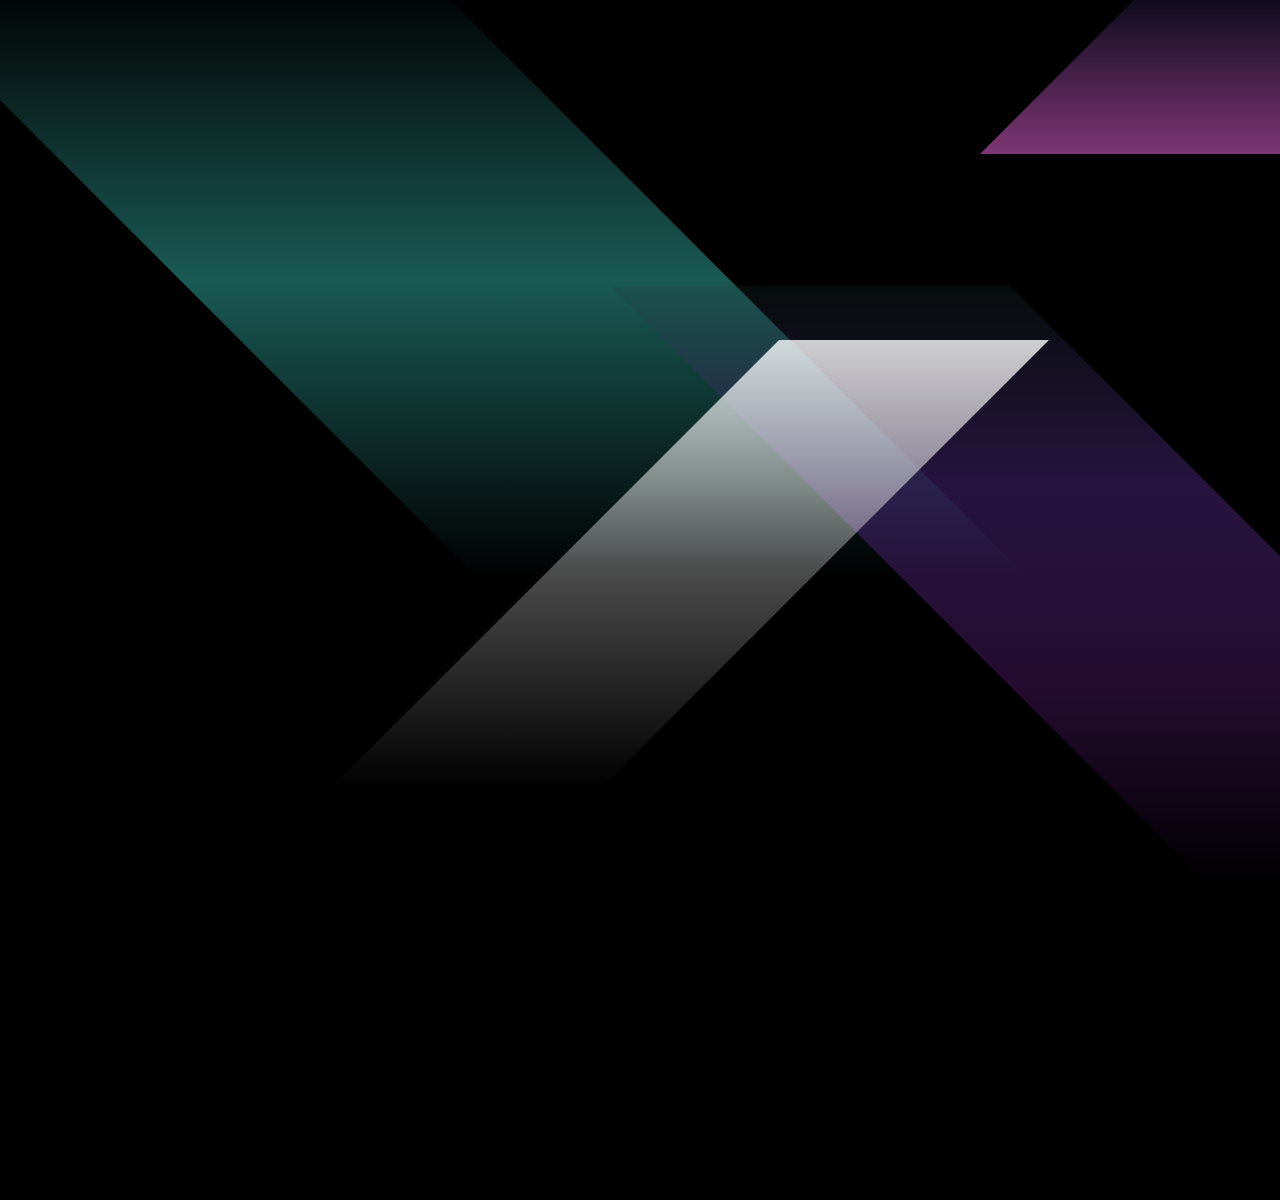
<file: index.html>
<!DOCTYPE html>
<html lang="uk">
<head>
	<meta charset="UTF-8">
	<title>Document</title>
	<link rel="stylesheet" type="text/css" href="2.css">
	<style type="text/css">
		h1 {color: black;
		} 
		h2 {color: blue;
		} 
   		.text {
   		text-align: left;
   		}
   		.fig {
    		text-align: left;
  		}
	</style>
</head>
<body>
	<div class="mainblock">
	    <div class="mylayer1"></div>
	    <div class="mylayer2"></div>  
	    <div class="mylayer3"></div>
	    <div class="mylayer4"></div>
	    <h1 class="text">Аліна Шевченко</h1>
	<h2><a href="Завдання1.html">Завдання 1</a></h2>
	<h2><a href="Завдання2.html">Завдання 2</a></h2>
	<h2><a href="Завдання 4.html">Завдання 4</a></h2>
	<h2><a href="Практика01.html">Практика 1</a></h2>
	</div>
</body>
</html>
</file>
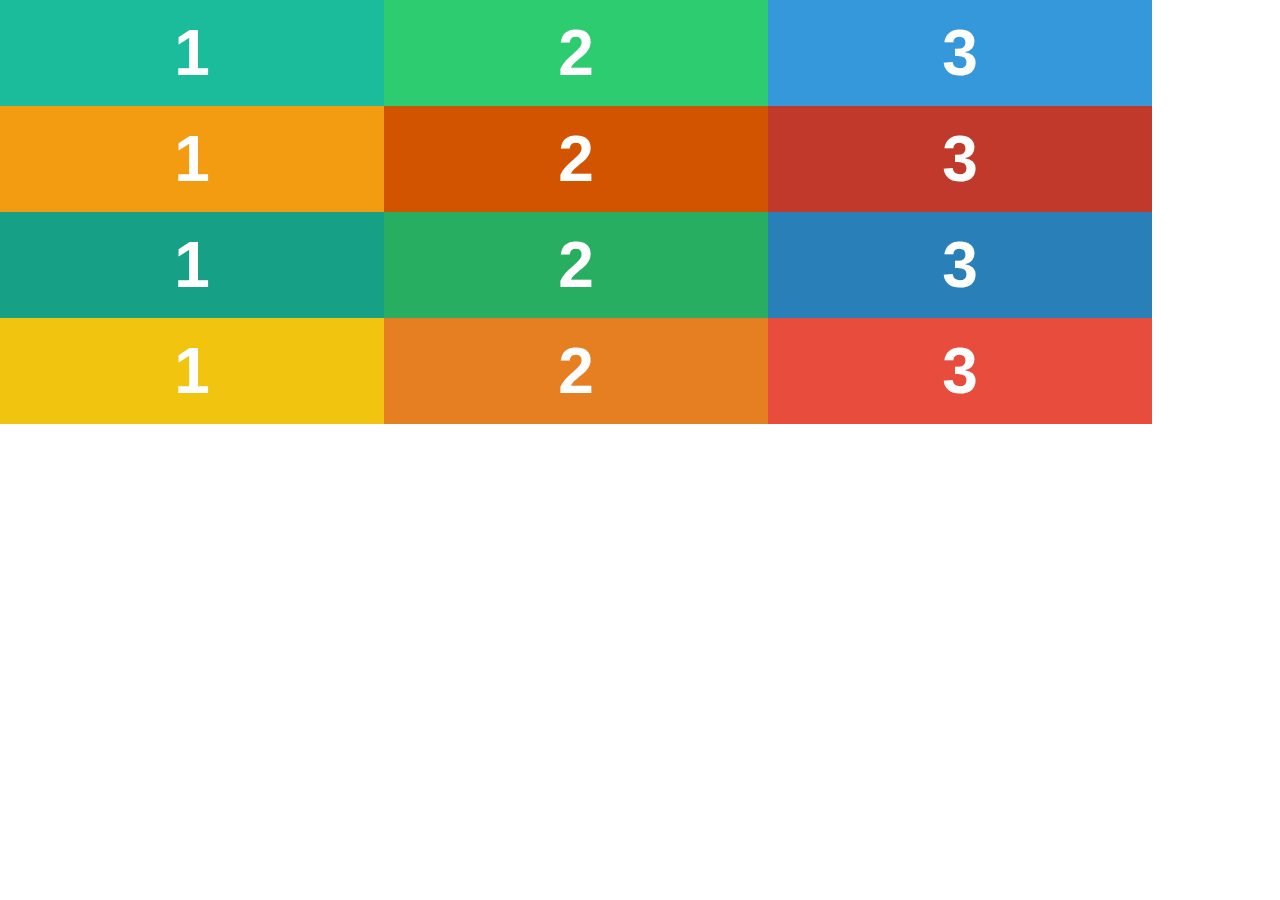
<file: Завдання 4.html>
<!DOCTYPE html>
<html lang="en">
<head>
  <meta charset="UTF-8">
  <meta name="viewport" content="width=device-width, initial-scale=1.0">
  <meta http-equiv="X-UA-Compatible" content="ie=edge">
  <title>Test page</title>
  <style media="screen">
    body {
      margin: 0; /*margin (отступ) добавляет пространство снаружи, между элементом и другими элементами*/
    }
    * {
      box-sizing: border-box; /*Свойство box-sizing позволяет изменить алгоритм таким образом чтобы свойства width и height задавали размеры не контента, а размеры блока.
      Значение border-box: свойства width и height включают в себя значения полей и границ, но не отступов (margin).*/
    }
    .column {
      font-size: 4rem;
      color: white;
      font-weight: bold; /*Синтаксис font-weight yстанавливает насыщенность шрифта.Насыщенность шрифта задаётся с помощью ключевых слов: bold — полужирное начертание, normal — нормальное начертание. Также допустимо использовать условные единицы от 100 до 900. Значения bolder и lighter изменяют жирность относительно насыщенности родителя, соответственно, в большую и меньшую сторону.*/
      font-family: Helvetica;
      text-align: center;
      padding: 1rem; /* padding устанавливает значение полей вокруг содержимого элемента*/
    }
    .floats div {
      overflow: hidden; /*Свойство overflow позволяет управлять содержимым элемента, в том случае, когда содержимое длиннее, чем его контейнер. Применив overflow: hidden мы запретили переполнение любого видимого содержимого.*/
       /*overflow: auto; если нужно отобразить полосы прокрутки, мы применим overflow: auto, кроме того полосы прокрутки появятся только если содержимое будет переполнено, но до тех пор они останутся скрытыми.*/
      float: left;
      width: 30%; /*Фиксируем ширину блока*/
    }
    .blocks div{
      overflow: hidden;
      display: inline-block;
      width: 30%;
      margin-right: -4px; /* Отступ справа */
      margin-bottom: -4px; /* Отступ снизу */
    }
    .flexbox {
      overflow: hidden;
      display: flex;
    }
    .flexbox div {
      width: 30%;
    }
    .grid {
      overflow: hidden;
      display: grid;
      grid-template-columns: repeat(3, 1fr) 10%; /*Grid-template-columns отвечает за то, как выкладываются колонки грида, оно принимает ряд значений через пробел, определяющих размер каждой колонки; сколько значений указано, столько и будет колонок.*/
      grid-auto-rows: repeat(1, 100px);
    }
  </style>
</head>
<body>
  <section class="floats">
    <div class="column" style="background-color: #1abc9c">1</div>
    <div class="column" style="background-color: #2ecc71">2</div>
    <div class="column" style="background-color: #3498db">3</div>    
  </section>
  <section class="blocks">
    <div class="column" style="background-color: #f39c12">1</div>
    <div class="column" style="background-color: #d35400">2</div>
    <div class="column" style="background-color: #c0392b">3</div>
  </section>
  <section class="flexbox">
    <div class="column" style="background-color: #16a085">1</div>
    <div class="column" style="background-color: #27ae60">2</div>
    <div class="column" style="background-color: #2980b9">3</div>
  </section>
  <section class="grid">
    <div class="column" style="background-color: #f1c40f">1</div>
    <div class="column" style="background-color: #e67e22">2</div>
    <div class="column" style="background-color: #e74c3c">3</div>
  </section>
</body>
</html>
</file>
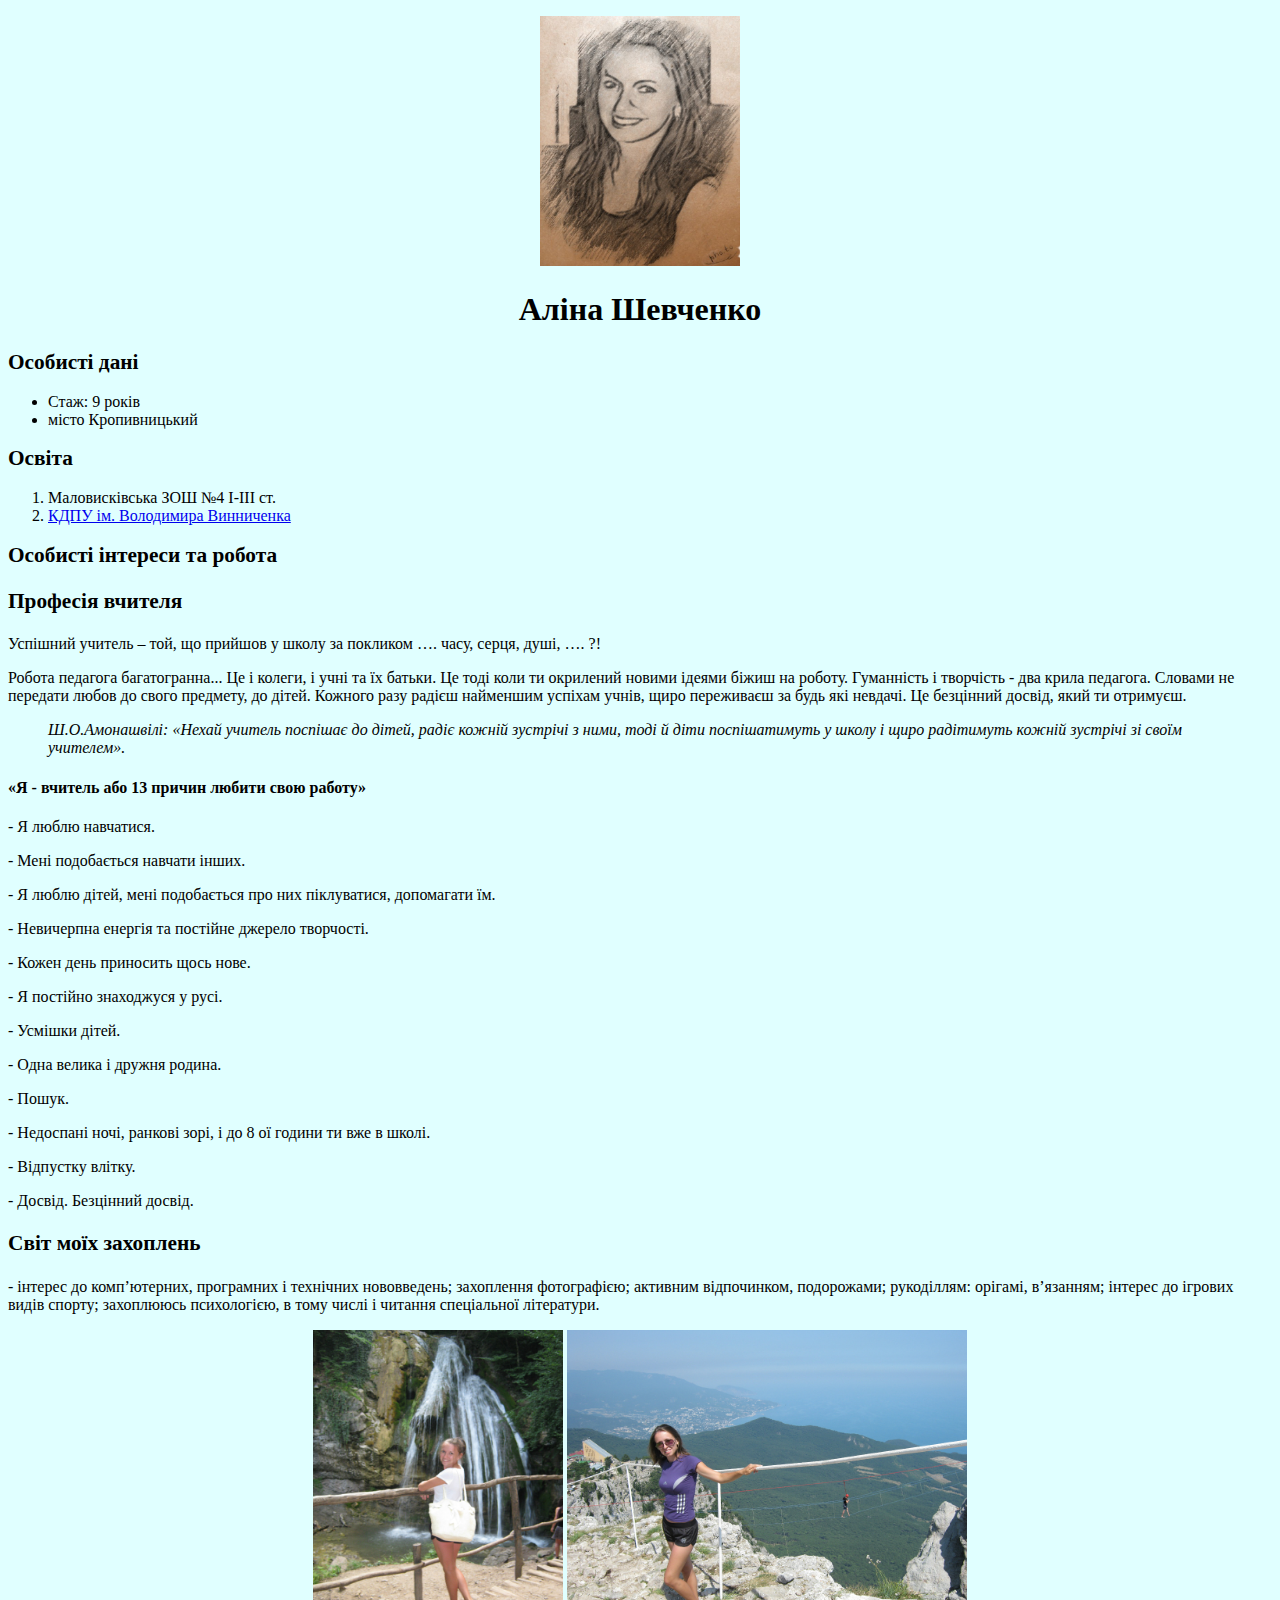
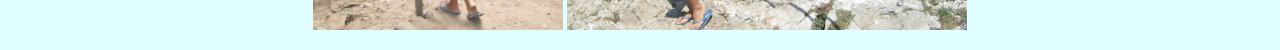
<file: Завдання1.html>
<!DOCTYPE html>
<html lang="uk">
<head>
	<style type="text/css">
		body {background-color: #E0FFFF}
		.text {
   		text-align: center; /* Вирівнювання по центру */ 
   		}
   		.fig {
    	text-align: center; /* Выравнивание по центру */ 
  		}
  		h1 {
    	font-family: Times, Times New Roman, serif; /* Гарнитура текста */ 
    	font-size: 200%; /* Размер шрифта в процентах */ 
   		} 
   		h2, h3 {
    	font-family: Times, Times New Roman, serif; /* Гарнитура текста */ 
    	font-size: 16pt; /* Размер шрифта в пунктах */ 
  		}
  		p, em, li {
   		font-family: Times, Times New Roman, serif; 
    	font-size: 12pt; /* Размер шрифта в пунктах */ 
   		}
  
  	</style>
</head>	
<body>

	<!--width ширина, height висота картинки, фотографії-->
	<p class="fig"> <img src="image (1).jpg" width="200" height="250"> </p>
	<h1 class="text">Аліна Шевченко</h1>
	<h2>Особисті дані</h2>
	<ul>
		<li>Стаж: 9 років</li>
		<li>місто Кропивницький</li>
	</ul>
	<h2>Освіта</h2>
	<ol>
		<li>Маловисківська ЗОШ №4 І-ІІІ ст.</li>
		<!--Атрибут  target (таджт) для керування сторінки,blank відкриває сторінку у окремій вкладці-->
		<li><a target="_blank" href="https://www.cuspu.edu.ua/ua/"> КДПУ ім. Володимира Винниченка</a></li>
	</ol>
	<h2>Особисті інтереси та робота</h2>
	<h3>Професія вчителя</h3>
	<p>Успішний учитель – той, що прийшов у школу за покликом …. часу, серця, душі, …. ?!</p>

<p>Робота педагога багатогранна... Це і колеги, і учні та їх батьки. Це тоді коли ти окрилений новими ідеями біжиш на роботу. Гуманність і творчість - два крила педагога. Словами не передати любов до свого предмету, до дітей. Кожного разу радієш найменшим успіхам учнів, щиро переживаєш за будь які невдачі. Це безцінний досвід, який ти отримуєш.</p>
<blockquote><em>Ш.О.Амонашвілі: 
     «Нехай учитель поспішає до дітей, радіє кожній зустрічі з ними, тоді й діти поспішатимуть у школу і щиро радітимуть кожній зустрічі зі своїм учителем».</em></blockquote>
<h4>«Я - вчитель або 13 причин любити свою работу»</h4>
<p>-	Я люблю навчатися.</p>
<p>-	Мені подобається навчати інших.</p>
<p>-	Я люблю дітей, мені подобається про них піклуватися, допомагати їм.</p>
<p>-	Невичерпна енергія та постійне джерело творчості.</p>
<p>-	Кожен день приносить щось нове.</p>
<p>-	Я постійно знаходжуся у русі.</p> 
<p>-	Усмішки дітей.</p>
<p>-	Одна велика і дружня родина.</p>
<p>-	Пошук.</p>
<p>-	Недоспані ночі, ранкові зорі, і до 8 ої години ти вже в школі.</p>
<p>-	Відпустку влітку.</p>
<p>-	Досвід. Безцінний досвід.</p>
<h3>Світ моїх захоплень</h3>
<p>-	інтерес до комп’ютерних, програмних і технічних нововведень; захоплення фотографією; активним відпочинком, подорожами; рукоділлям: орігамі, в’язанням; інтерес до ігрових видів спорту; захоплююсь психологією, в тому числі і читання спеціальної літератури.</p>
<p class="fig"> <img src="image (5).jpg" width="250" height="300" alt="Bодоспад Джур-Джур" title="АР Крим">
<img src="image (6).jpg" width="400" height="300" alt="Гора Ай-Петрі" title="АР Крим"></p>
</html>
</file>
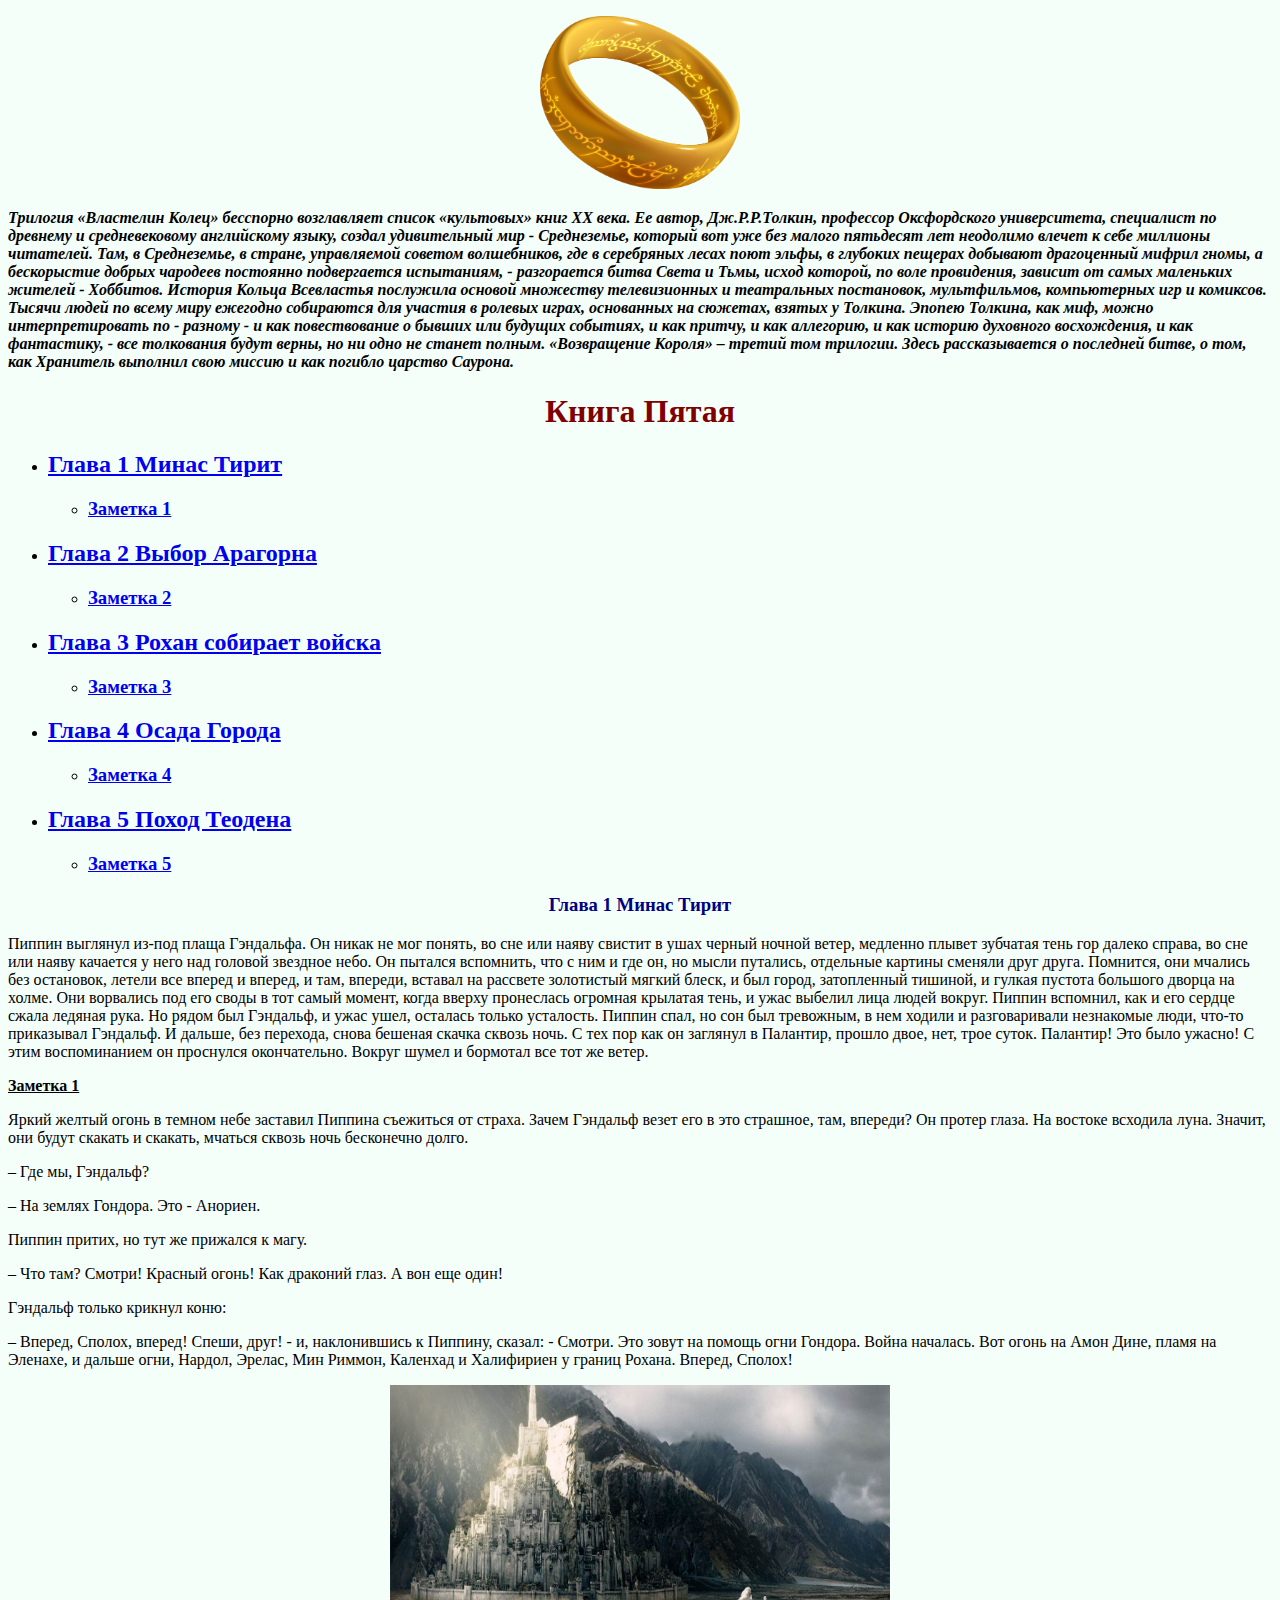
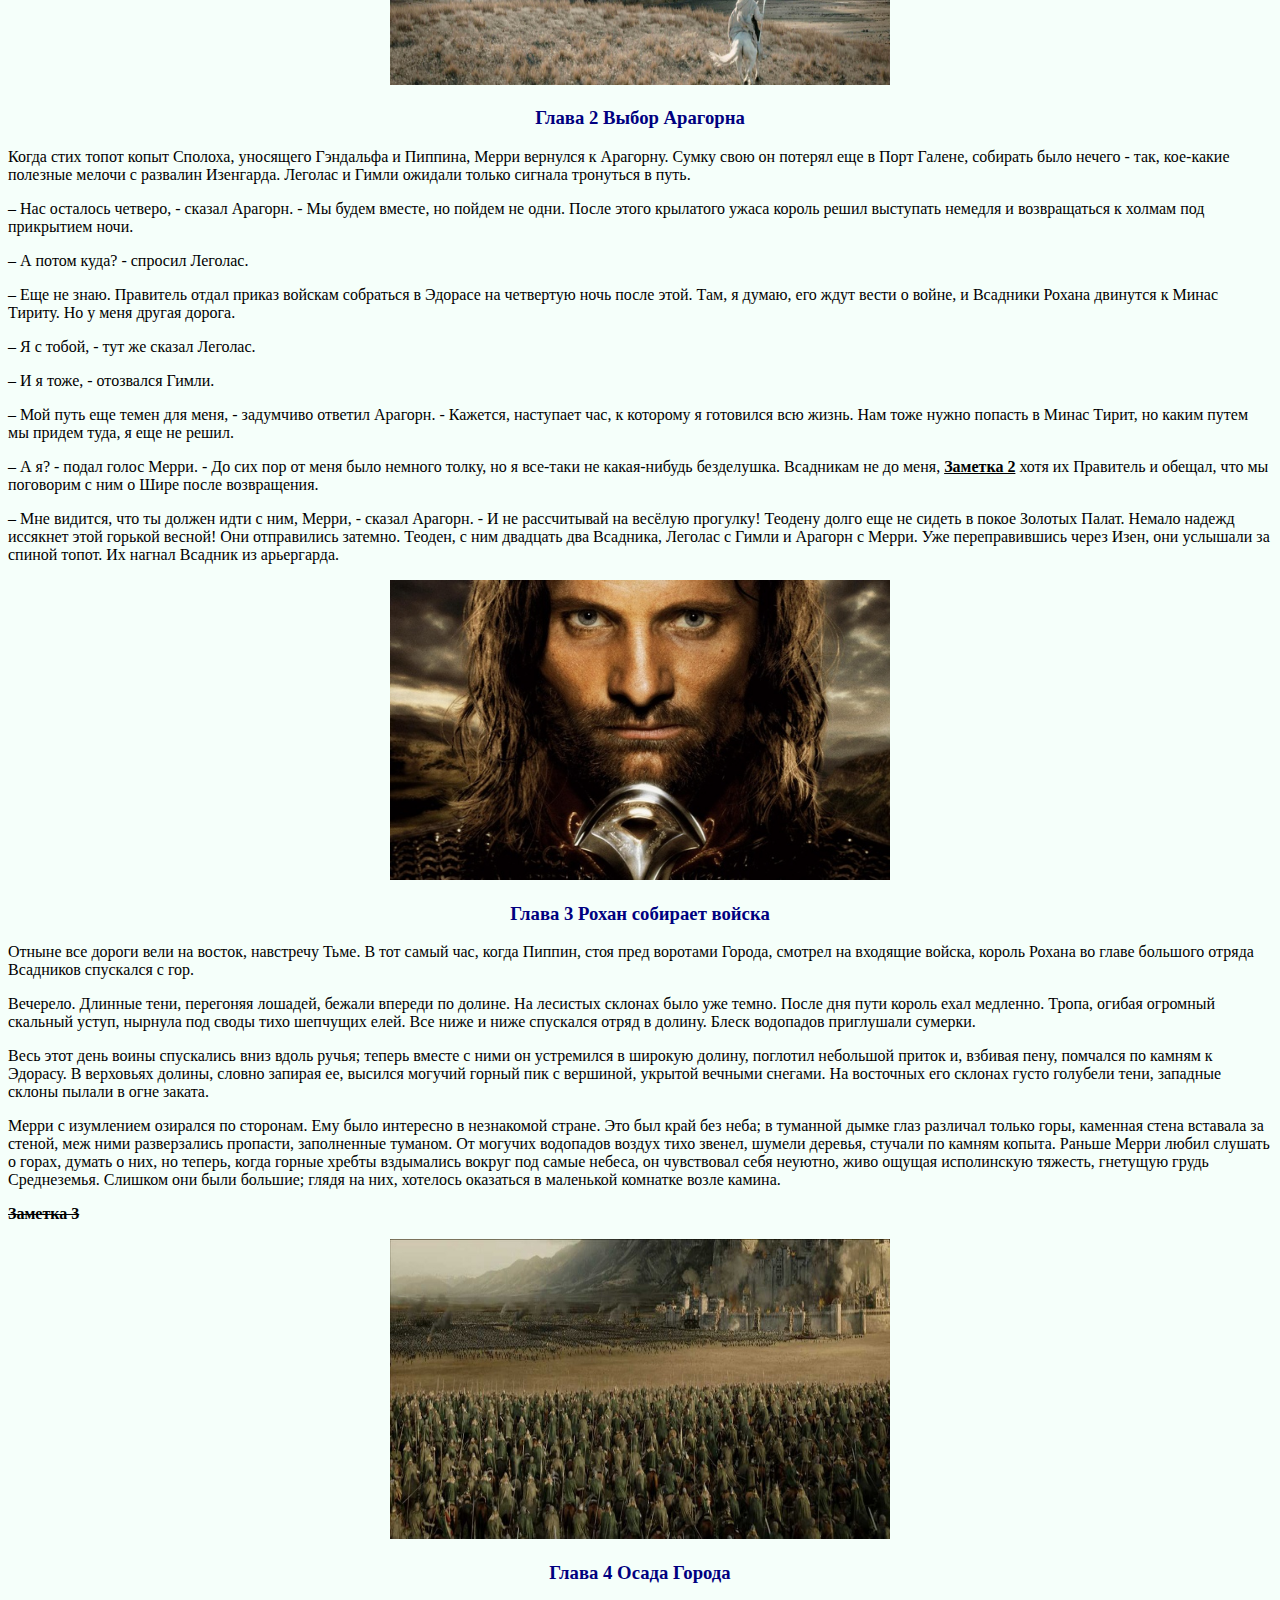
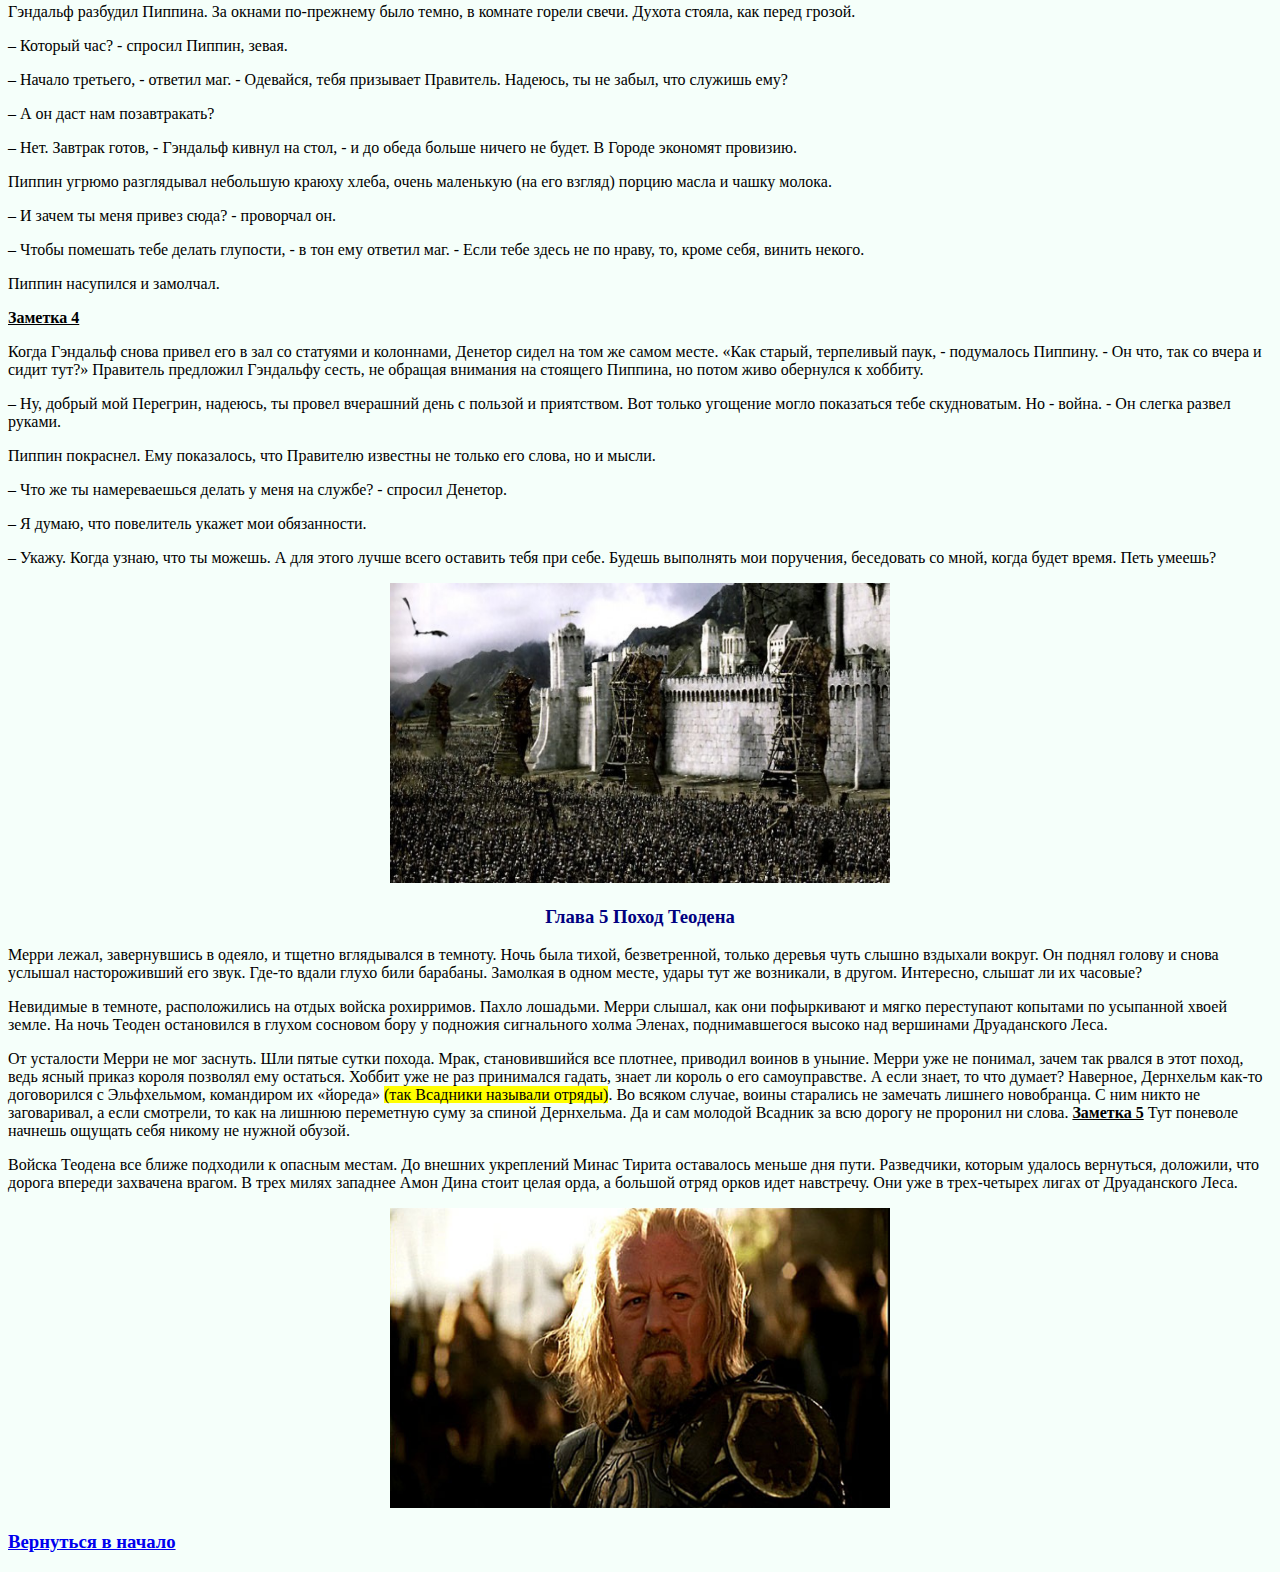
<file: Завдання2.html>
<!DOCTYPE html>
<html lang="ru">
<head>
	<meta charset="UTF-8">
	<meta keywords="Властелин Колец, книга">
	<title>Задание 2</title>
	<!--color колір , fond-weight жирним, text-align вирівнювання по центру-->
	<style type="text/css">
	body {background-color: #F5FFFA}
		h1 {color: maroon;
		} 
		h2 {color: blue;
		} 
		h3 {color: navy;
		} 
   		.text {
   		text-align: center; /* Вирівнювання по центру */ 
   		}
   		.fig {
    	text-align: center; /* Выравнивание по центру */ 
  		}
	</style>
</head>

<body>	
<p class="fig"><img src="Трилогия «Властелин Колец».png" width="200 px" alt="Фотография"></p>
<p><i><b>Трилогия «Властелин Колец» бесспорно возглавляет список «культовых» книг XX века. Ее автор, Дж.Р.Р.Толкин, профессор Оксфордского университета, специалист по древнему и средневековому английскому языку, создал удивительный мир - Среднеземье, который вот уже без малого пятьдесят лет неодолимо влечет к себе миллионы читателей. Там, в Среднеземье, в стране, управляемой советом волшебников, где в серебряных лесах поют эльфы, в глубоких пещерах добывают драгоценный мифрил гномы, а бескорыстие добрых чародеев постоянно подвергается испытаниям, - разгорается битва Света и Тьмы, исход которой, по воле провидения, зависит от самых маленьких жителей - Хоббитов. История Кольца Всевластья послужила основой множеству телевизионных и театральных постановок, мультфильмов, компьютерных игр и комиксов. Тысячи людей по всему миру ежегодно собираются для участия в ролевых играх, основанных на сюжетах, взятых у Толкина. Эпопею Толкина, как миф, можно интерпретировать по - разному - и как повествование о бывших или будущих событиях, и как притчу, и как аллегорию, и как историю духовного восхождения, и как фантастику, - все толкования будут верны, но ни одно не станет полным. «Возвращение Короля» – третий том трилогии. Здесь рассказывается о последней битве, о том, как Хранитель выполнил свою миссию и как погибло царство Саурона.</b></i></p>
<h1 id="top" class="text">Книга Пятая</h1>	
<ul>
	<li><h2><a href="#chapter1">Глава 1 Минас Тирит</a></h2></li>
	<ul>
		<li><h3><a href="#thenote1">Заметка 1</a></h3></li>
	</ul>
	<li><h2><a href="#chapter2">Глава 2 Выбор Арагорна</a></h2></li>
	<ul>
		<li><h3><a href="#thenote2">Заметка 2</a></h3></li>
	</ul>
	<li><h2><a href="#chapter3">Глава 3 Рохан собирает войска</a></h2></li>
	<ul>
		<li><h3><a href="#thenote3">Заметка 3</a></h3></li>
	</ul>
	<li><h2><a href="#chapter4">Глава 4 Осада Города</a></h2></li>
	<ul>
		<li><h3><a href="#thenote4">Заметка 4</a></h3></li>
	</ul>
	<li><h2><a href="#chapter5">Глава 5 Поход Теодена</a></h2></li>
	<ul>
		<li><h3><a href="#thenote5">Заметка 5</a></h3></li>
	</ul>
</ul>

<h3 id="chapter1" class="text">Глава 1 Минас Тирит</h3>
<p>Пиппин выглянул из-под плаща Гэндальфа. Он никак не мог понять, во сне или наяву свистит в ушах черный ночной ветер, медленно плывет зубчатая тень гор далеко справа, во сне или наяву качается у него над головой звездное небо. Он пытался вспомнить, что с ним и где он, но мысли путались, отдельные картины сменяли друг друга.
Помнится, они мчались без остановок, летели все вперед и вперед, и там, впереди, вставал на рассвете золотистый мягкий блеск, и был город, затопленный тишиной, и гулкая пустота большого дворца на холме. Они ворвались под его своды в тот самый момент, когда вверху пронеслась огромная крылатая тень, и ужас выбелил лица людей вокруг. Пиппин вспомнил, как и его сердце сжала ледяная рука. Но рядом был Гэндальф, и ужас ушел, осталась только усталость. Пиппин спал, но сон был тревожным, в нем ходили и разговаривали незнакомые люди, что-то приказывал Гэндальф. И дальше, без перехода, снова бешеная скачка сквозь ночь. С тех пор как он заглянул в Палантир, прошло двое, нет, трое суток. Палантир! Это было ужасно! С этим воспоминанием он проснулся окончательно. Вокруг шумел и бормотал все тот же ветер.</p>
<u><b id="thenote1">Заметка 1</b></u><p>Яркий желтый огонь в темном небе заставил Пиппина съежиться от страха. Зачем Гэндальф везет его в это страшное, там, впереди? Он протер глаза. На востоке всходила луна. Значит, они будут скакать и скакать, мчаться сквозь ночь бесконечно долго.</p>
<p>– Где мы, Гэндальф?</p>
<p>– На землях Гондора. Это - Анориен.</p>
<p>Пиппин притих, но тут же прижался к магу.</p>
<p>– Что там? Смотри! Красный огонь! Как драконий глаз. А вон еще один!</p>
<p>Гэндальф только крикнул коню:</p>
<p>– Вперед, Сполох, вперед! Спеши, друг! - и, наклонившись к Пиппину, сказал: - Смотри. Это зовут на помощь огни Гондора. Война началась. Вот огонь на Амон Дине, пламя на Эленахе, и дальше огни, Нардол, Эрелас, Мин Риммон, Каленхад и Халифириен у границ Рохана. Вперед, Сполох!</p>
<p class="fig"><img src="Глава 1 Минас Тирит.jpg" width="500" height="300" alt="Фотография"></p>

<h3 id="chapter2" class="text">Глава 2 Выбор Арагорна</h3>
<p>Когда стих топот копыт Сполоха, уносящего Гэндальфа и Пиппина, Мерри вернулся к Арагорну. Сумку свою он потерял еще в Порт Галене, собирать было нечего - так, кое-какие полезные мелочи с развалин Изенгарда. Леголас и Гимли ожидали только сигнала тронуться в путь.</p>
<p>– Нас осталось четверо, - сказал Арагорн. - Мы будем вместе, но пойдем не одни. После этого крылатого ужаса король решил выступать немедля и возвращаться к холмам под прикрытием ночи.</p>
<p>– А потом куда? - спросил Леголас.</p>
<p>– Еще не знаю. Правитель отдал приказ войскам собраться в Эдорасе на четвертую ночь после этой. Там, я думаю, его ждут вести о войне, и Всадники Рохана двинутся к Минас Тириту. Но у меня другая дорога.</p>
<p>– Я с тобой, - тут же сказал Леголас.</p>
<p>– И я тоже, - отозвался Гимли.</p>
<p>– Мой путь еще темен для меня, - задумчиво ответил Арагорн. - Кажется, наступает час, к которому я готовился всю жизнь. Нам тоже нужно попасть в Минас Тирит, но каким путем мы придем туда, я еще не решил.</p>
<p>– А я? - подал голос Мерри. - До сих пор от меня было немного толку, но я все-таки не какая-нибудь безделушка. Всадникам не до меня, <u><b id="thenote2">Заметка 2</b></u> хотя их Правитель и обещал, что мы поговорим с ним о Шире после возвращения.</p>
<p>– Мне видится, что ты должен идти с ним, Мерри, - сказал Арагорн. - И не рассчитывай на весёлую прогулку! Теодену долго еще не сидеть в покое Золотых Палат. Немало надежд иссякнет этой горькой весной!
Они отправились затемно. Теоден, с ним двадцать два Всадника, Леголас с Гимли и Арагорн с Мерри. Уже переправившись через Изен, они услышали за спиной топот. Их нагнал Всадник из арьергарда.</p>
<p class="fig"><img src="Глава 2 Выбор Арагорна.jpg" width="500" height="300" alt="Фотография"></p>
<h3 id="chapter3" class="text">Глава 3 Рохан собирает войска</h3>
<p>Отныне все дороги вели на восток, навстречу Тьме. В тот самый час, когда Пиппин, стоя пред воротами Города, смотрел на входящие войска, король Рохана во главе большого отряда Всадников спускался с гор.</p>
<p>Вечерело. Длинные тени, перегоняя лошадей, бежали впереди по долине. На лесистых склонах было уже темно. После дня пути король ехал медленно. Тропа, огибая огромный скальный уступ, нырнула под своды тихо шепчущих елей. Все ниже и ниже спускался отряд в долину. Блеск водопадов приглушали сумерки.</p>
<p>Весь этот день воины спускались вниз вдоль ручья; теперь вместе с ними он устремился в широкую долину, поглотил небольшой приток и, взбивая пену, помчался по камням к Эдорасу. В верховьях долины, словно запирая ее, высился могучий горный пик с вершиной, укрытой вечными снегами. На восточных его склонах густо голубели тени, западные склоны пылали в огне заката.</p>
<p>Мерри с изумлением озирался по сторонам. Ему было интересно в незнакомой стране. Это был край без неба; в туманной дымке глаз различал только горы, каменная стена вставала за стеной, меж ними разверзались пропасти, заполненные туманом. От могучих водопадов воздух тихо звенел, шумели деревья, стучали по камням копыта. Раньше Мерри любил слушать о горах, думать о них, но теперь, когда горные хребты вздымались вокруг под самые небеса, он чувствовал себя неуютно, живо ощущая исполинскую тяжесть, гнетущую грудь Среднеземья. Слишком они были большие; глядя на них, хотелось оказаться в маленькой комнатке возле камина.</p><s><b id="thenote3">Заметка 3</b></s>
<p class="fig"><img src="Глава 3 Рохан собирает войска.jpg" width="500" height="300" alt="Фотография"></p>
<h3 id="chapter4" class="text">Глава 4 Осада Города</h3>
<p>Гэндальф разбудил Пиппина. За окнами по-прежнему было темно, в комнате горели свечи. Духота стояла, как перед грозой.</p>
<p>– Который час? - спросил Пиппин, зевая.</p>
<p>– Начало третьего, - ответил маг. - Одевайся, тебя призывает Правитель. Надеюсь, ты не забыл, что служишь ему?</p>
<p>– А он даст нам позавтракать?</p>
<p>– Нет. Завтрак готов, - Гэндальф кивнул на стол, - и до обеда больше ничего не будет. В Городе экономят провизию.</p>
<p>Пиппин угрюмо разглядывал небольшую краюху хлеба, очень маленькую (на его взгляд) порцию масла и чашку молока.</p>
<p>– И зачем ты меня привез сюда? - проворчал он.</p>
<p>– Чтобы помешать тебе делать глупости, - в тон ему ответил маг. - Если тебе здесь не по нраву, то, кроме себя, винить некого.</p>
<p>Пиппин насупился и замолчал.</p>
<u><b id="thenote4">Заметка 4</b></u>
<p>Когда Гэндальф снова привел его в зал со статуями и колоннами, Денетор сидел на том же самом месте. «Как старый, терпеливый паук, - подумалось Пиппину. - Он что, так со вчера и сидит тут?» Правитель предложил Гэндальфу сесть, не обращая внимания на стоящего Пиппина, но потом живо обернулся к хоббиту.</p>
<p>– Ну, добрый мой Перегрин, надеюсь, ты провел вчерашний день с пользой и приятством. Вот только угощение могло показаться тебе скудноватым. Но - война. - Он слегка развел руками.</p>
<p>Пиппин покраснел. Ему показалось, что Правителю известны не только его слова, но и мысли.</p>
<p>– Что же ты намереваешься делать у меня на службе? - спросил Денетор.</p>
<p>– Я думаю, что повелитель укажет мои обязанности.</p>
<p>– Укажу. Когда узнаю, что ты можешь. А для этого лучше всего оставить тебя при себе. Будешь выполнять мои поручения, беседовать со мной, когда будет время. Петь умеешь?</p>
<p class="fig"><img src="Глава 4 Осада Города.jpg" width="500" height="300" alt="Фотография"></p>

<h3 id="chapter5" class="text">Глава 5 Поход Теодена</h3>
<p>Мерри лежал, завернувшись в одеяло, и тщетно вглядывался в темноту. Ночь была тихой, безветренной, только деревья чуть слышно вздыхали вокруг. Он поднял голову и снова услышал настороживший его звук. Где-то вдали глухо били барабаны. Замолкая в одном месте, удары тут же возникали, в другом. Интересно, слышат ли их часовые?</p>
<p>Невидимые в темноте, расположились на отдых войска рохирримов. Пахло лошадьми. Мерри слышал, как они пофыркивают и мягко переступают копытами по усыпанной хвоей земле. На ночь Теоден остановился в глухом сосновом бору у подножия сигнального холма Эленах, поднимавшегося высоко над вершинами Друаданского Леса.</p>
<p>От усталости Мерри не мог заснуть. Шли пятые сутки похода. Мрак, становившийся все плотнее, приводил воинов в уныние. Мерри уже не понимал, зачем так рвался в этот поход, ведь ясный приказ короля позволял ему остаться. Хоббит уже не раз принимался гадать, знает ли король о его самоуправстве. А если знает, то что думает? Наверное, Дернхельм как-то договорился с Эльфхельмом, командиром их «йореда» <mark>(так Всадники называли отряды)</mark>. Во всяком случае, воины старались не замечать лишнего новобранца. С ним никто не заговаривал, а если смотрели, то как на лишнюю переметную суму за спиной Дернхельма. Да и сам молодой Всадник за всю дорогу не проронил ни слова. <u><b id="thenote5">Заметка 5</b></u> Тут поневоле начнешь ощущать себя никому не нужной обузой.</p>
<p>Войска Теодена все ближе подходили к опасным местам. До внешних укреплений Минас Тирита оставалось меньше дня пути. Разведчики, которым удалось вернуться, доложили, что дорога впереди захвачена врагом. В трех милях западнее Амон Дина стоит целая орда, а большой отряд орков идет навстречу. Они уже в трех-четырех лигах от Друаданского Леса.</p>
<p class="fig"><img src="Глава 5 Поход Теодена.jpg" width="500" height="300" alt="Фотография"></p>
<h3><a href="#top">Вернуться в начало</a></h3>
</body>
</html>
</file>
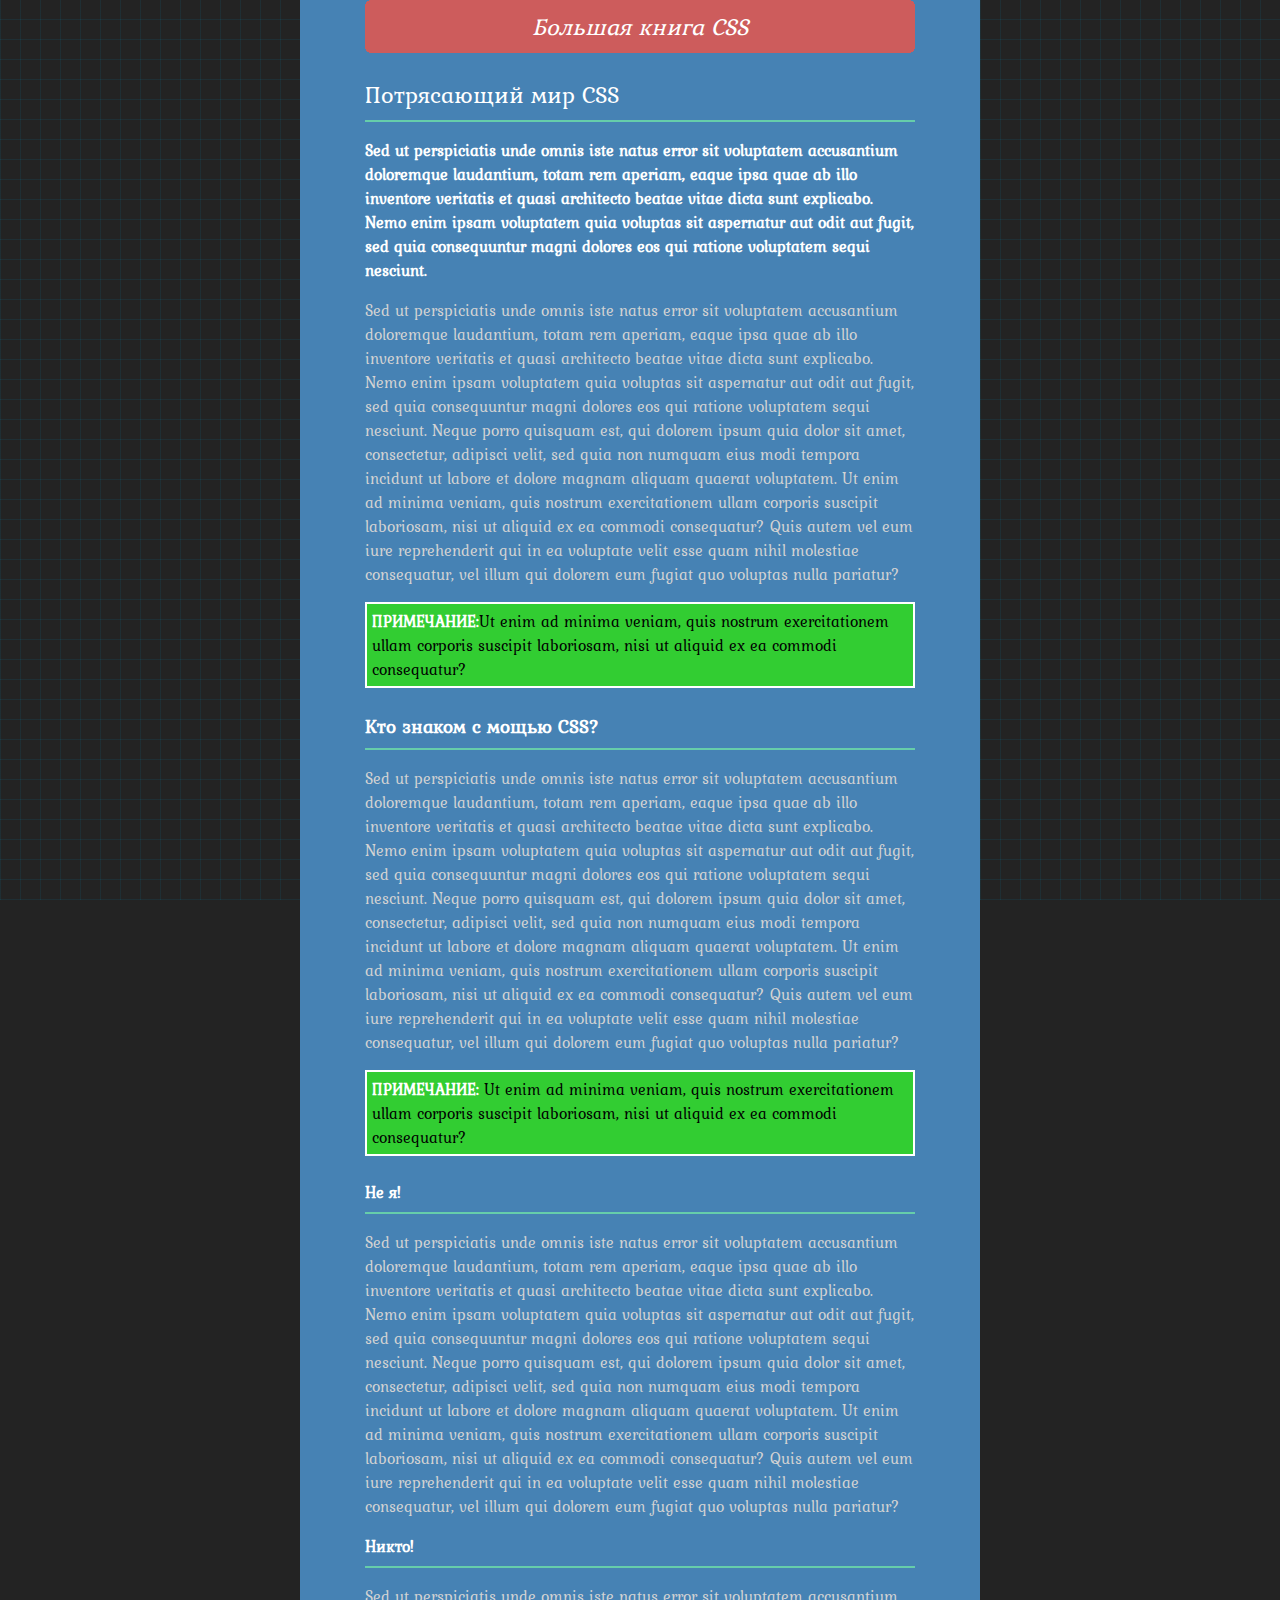
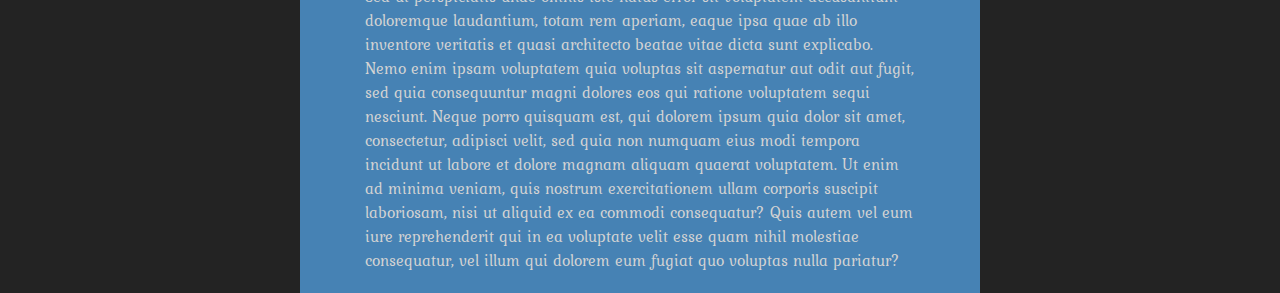
<file: Практика01.html>
<!DOCTYPE html>
<html lang="en">
<head>
	<meta charset="UTF-8">
	<title>Cелектори</title>
	<link href="http://fonts.googleapis.com/css?family=Kurale" rel="stylesheet">
	<style type="text/css">
	body {
		  background-color:#232323; margin:0;
    background-image: linear-gradient(0deg, rgba(0, 153, 204, .1) 1px, transparent 1px), linear-gradient(90deg, rgba(0, 153, 204, .1) 1px, transparent 1px);
    background-size:20px 20px;
    background-attachment:fixed;
		margin: 0px;
  		padding: 0 300px 0 300px;
		font-family:Kurale;
  	}
  	.c {background: steelblue;
  		display: block;
		padding: 0 65px 5px 65px;
	}
	hr {
		border: none; /* Убираем границу */
    	background-color: mediumaquamarine; /* Цвет линии */
    	color: mediumaquamarine;  /*Цвет линии для IE6-7 */
    	border-bottom-width: 2px; /* Толщина линии внизу */
    	height: 2px;  /*Толщина линии*/
    }

    .r1, .r2, .r3 {display: block; height: 1px; background: indianred; overflow: hidden;
   }
   .r1 { margin: 0 4px; }
   .r2 { margin: 0 2px; }
   .r3 { margin: 0 1px; height: 2px; }
   .c1-content  {
    background: indianred; /* Цвет фона */
    padding: 5px; /*  Поля вокруг текста */
   }
	.c1 {font-style: oblique; /*oblique - Наклонное начертание.*/
		color: white;
		font-size: 1.5em;
		text-align: center;
	}
	
	.c2{font-size: 1.5em;
		color: white;
	}
	
	.c3{font-size: 1.2em;
		color: white;
		font-weight:bold;

	}
	.c4{display: block;
		margin: 0px;
  		padding: 5px;
		background-color: limegreen;
		border: 2px solid white;
	}
	.c5{font-size: 1em;
		color: white;
		font-weight:bold;

	}
	.p1{
	color: white;
	font-weight:bold;

	}
	p {
		color: lightgrey;
	}
	.colortext {
		color: white;
		font-weight:bold;
	}
</style>
</head>
<body>
	<div class="c">
	<div class="c1"><span class="r1"></span><span class="r2"></span><span class="r3"></span>
	<div class="c1-content">Большая книга CSS</div>
  <span class="r3"></span><span class="r2"></span><span class="r1"></span>
  </div><br>

	<div class="c2">Потрясающий мир CSS</div>
<hr><p class="p1">Sed ut perspiciatis unde omnis iste natus error sit voluptatem accusantium doloremque laudantium, totam rem aperiam, eaque ipsa quae ab illo inventore veritatis et quasi architecto beatae vitae dicta sunt explicabo. Nemo enim ipsam voluptatem quia voluptas sit aspernatur aut odit aut fugit, sed quia consequuntur magni dolores eos qui ratione voluptatem sequi nesciunt.</p></hr>

<p>Sed ut perspiciatis unde omnis iste natus error sit voluptatem accusantium doloremque laudantium, totam rem aperiam, eaque ipsa quae ab illo inventore veritatis et quasi architecto beatae vitae dicta sunt explicabo. Nemo enim ipsam voluptatem quia voluptas sit aspernatur aut odit aut fugit, sed quia consequuntur magni dolores eos qui ratione voluptatem sequi nesciunt. Neque porro quisquam est, qui dolorem ipsum quia dolor sit amet, consectetur, adipisci velit, sed quia non numquam eius modi tempora incidunt ut labore et dolore magnam aliquam quaerat voluptatem. Ut enim ad minima veniam, quis nostrum exercitationem ullam corporis suscipit laboriosam, nisi ut aliquid ex ea commodi consequatur? Quis autem vel eum iure reprehenderit qui in ea voluptate velit esse quam nihil molestiae consequatur, vel illum qui dolorem eum fugiat quo voluptas nulla pariatur?</p>

<div class="c4"> <span class="colortext">ПРИМЕЧАНИЕ:</span>Ut enim ad minima veniam, quis nostrum exercitationem ullam corporis suscipit laboriosam, nisi ut aliquid ex ea commodi consequatur?</div><br>

<div class="c3">Кто знаком с мощью CSS?</div>
<hr><p>Sed ut perspiciatis unde omnis iste natus error sit voluptatem accusantium doloremque laudantium, totam rem aperiam, eaque ipsa quae ab illo inventore veritatis et quasi architecto beatae vitae dicta sunt explicabo. Nemo enim ipsam voluptatem quia voluptas sit aspernatur aut odit aut fugit, sed quia consequuntur magni dolores eos qui ratione voluptatem sequi nesciunt. Neque porro quisquam est, qui dolorem ipsum quia dolor sit amet, consectetur, adipisci velit, sed quia non numquam eius modi tempora incidunt ut labore et dolore magnam aliquam quaerat voluptatem. Ut enim ad minima veniam, quis nostrum exercitationem ullam corporis suscipit laboriosam, nisi ut aliquid ex ea commodi consequatur? Quis autem vel eum iure reprehenderit qui in ea voluptate velit esse quam nihil molestiae consequatur, vel illum qui dolorem eum fugiat quo voluptas nulla pariatur?</p></hr>

<div class="c4"> <span class="colortext">ПРИМЕЧАНИЕ:</span> Ut enim ad minima veniam, quis nostrum exercitationem ullam corporis suscipit laboriosam, nisi ut aliquid ex ea commodi consequatur?</div><br>

<div class="c5">Не я!</div>
<hr><p>Sed ut perspiciatis unde omnis iste natus error sit voluptatem accusantium doloremque laudantium, totam rem aperiam, eaque ipsa quae ab illo inventore veritatis et quasi architecto beatae vitae dicta sunt explicabo. Nemo enim ipsam voluptatem quia voluptas sit aspernatur aut odit aut fugit, sed quia consequuntur magni dolores eos qui ratione voluptatem sequi nesciunt. Neque porro quisquam est, qui dolorem ipsum quia dolor sit amet, consectetur, adipisci velit, sed quia non numquam eius modi tempora incidunt ut labore et dolore magnam aliquam quaerat voluptatem. Ut enim ad minima veniam, quis nostrum exercitationem ullam corporis suscipit laboriosam, nisi ut aliquid ex ea commodi consequatur? Quis autem vel eum iure reprehenderit qui in ea voluptate velit esse quam nihil molestiae consequatur, vel illum qui dolorem eum fugiat quo voluptas nulla pariatur?</p></hr>

<div class="c5">Никто!</div>
<hr><p>Sed ut perspiciatis unde omnis iste natus error sit voluptatem accusantium doloremque laudantium, totam rem aperiam, eaque ipsa quae ab illo inventore veritatis et quasi architecto beatae vitae dicta sunt explicabo. Nemo enim ipsam voluptatem quia voluptas sit aspernatur aut odit aut fugit, sed quia consequuntur magni dolores eos qui ratione voluptatem sequi nesciunt. Neque porro quisquam est, qui dolorem ipsum quia dolor sit amet, consectetur, adipisci velit, sed quia non numquam eius modi tempora incidunt ut labore et dolore magnam aliquam quaerat voluptatem. Ut enim ad minima veniam, quis nostrum exercitationem ullam corporis suscipit laboriosam, nisi ut aliquid ex ea commodi consequatur? Quis autem vel eum iure reprehenderit qui in ea voluptate velit esse quam nihil molestiae consequatur, vel illum qui dolorem eum fugiat quo voluptas nulla pariatur?</p></hr>
</div>
</body>
</html>
</file>
<file: 2.css>
* { 
	margin: 0;
	padding: 0;
	border: 0;
}
body {
	background: #000;
}	
.mainblock {
	background: none;
	margin: 250px auto;
	width: 1800px;
	height: 700px  
}
.mylayer1 {
	width: 550px;
	height: 600px;
	float: left;
	margin: -15% 0% 0 10%;
	transform: skew(45deg, 0deg);
}
	 
.mylayer2 {
	width: 400px;
	height: 600px;
	float: left;
	margin: 2% 0% 0% 10%;
	transform: skew(45deg, 0deg);
}
	 
.mylayer3 { 
	width: 270px;
	height: 450px;
	float: left;
	margin: 5% 0% 0% -42%;
	transform: skew(-45deg, 0deg);
}
	 
.mylayer4 { 
	width: 350px;
	height: 300px;
	float: left;
	margin: -22% 0% 0% -10%;
	transform: skew(-45deg, 0deg);
}
/*rgba(229,243,12,0), rgba(243,61,12,0.4), rgba(12,99,243,0)*/
.mylayer1 {
	background: linear-gradient(to bottom, rgba(0,250,154,0), rgba(64,224,208,0.4), rgba(176, 196, 222, 0));
}
	
.mylayer2 {
	background: linear-gradient(to bottom, rgba(30,60,55,0.2), rgba(75,40,125,0.5), rgba(60,20,80,0.6),rgba(0,0,0,0));
}
	 
.mylayer3 { 
	background: linear-gradient(to top, rgba(0,0,0,0), rgba(255,255,255,0.3), rgba(255,255,255,0.8));
}
	 
.mylayer4 { 
	background: linear-gradient(to bottom, rgba(0,0,0,0), rgba(35,25,65,0.5), rgba(140,60,130,0.9));
}
</file>
